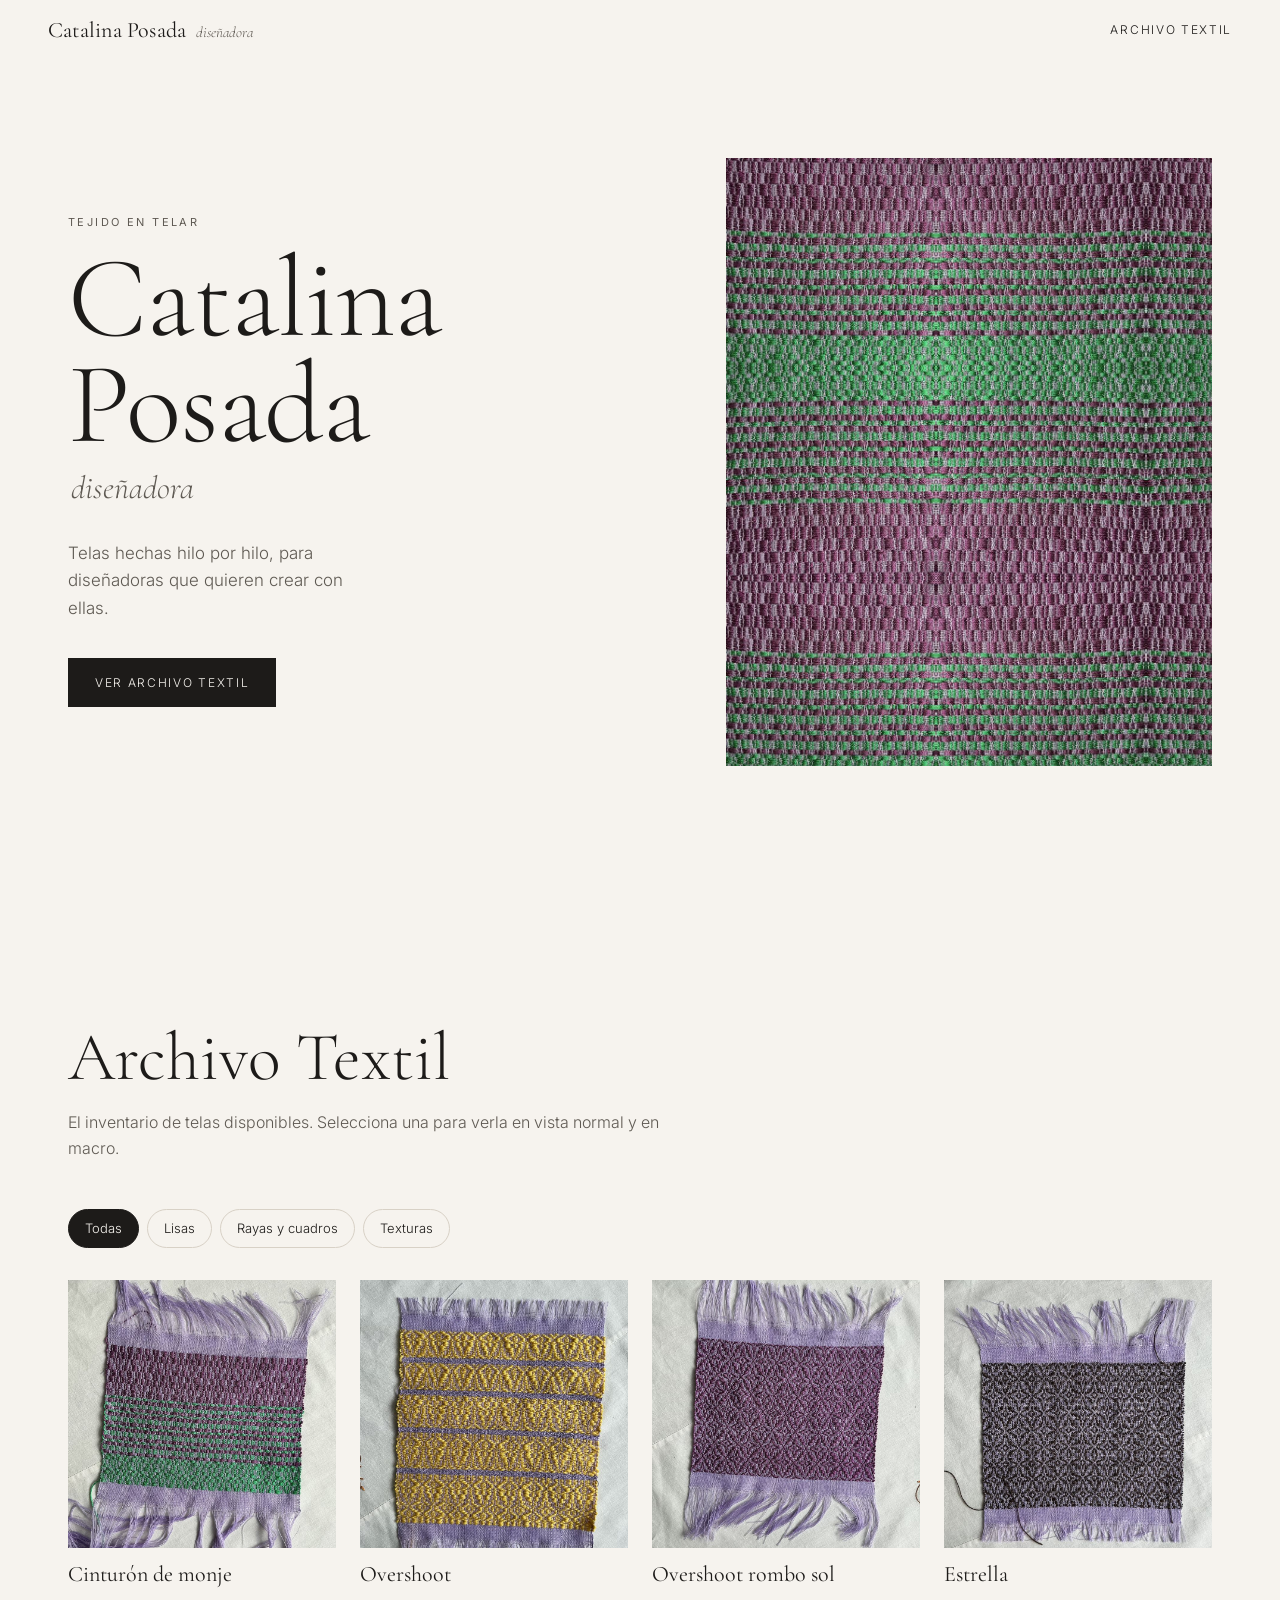
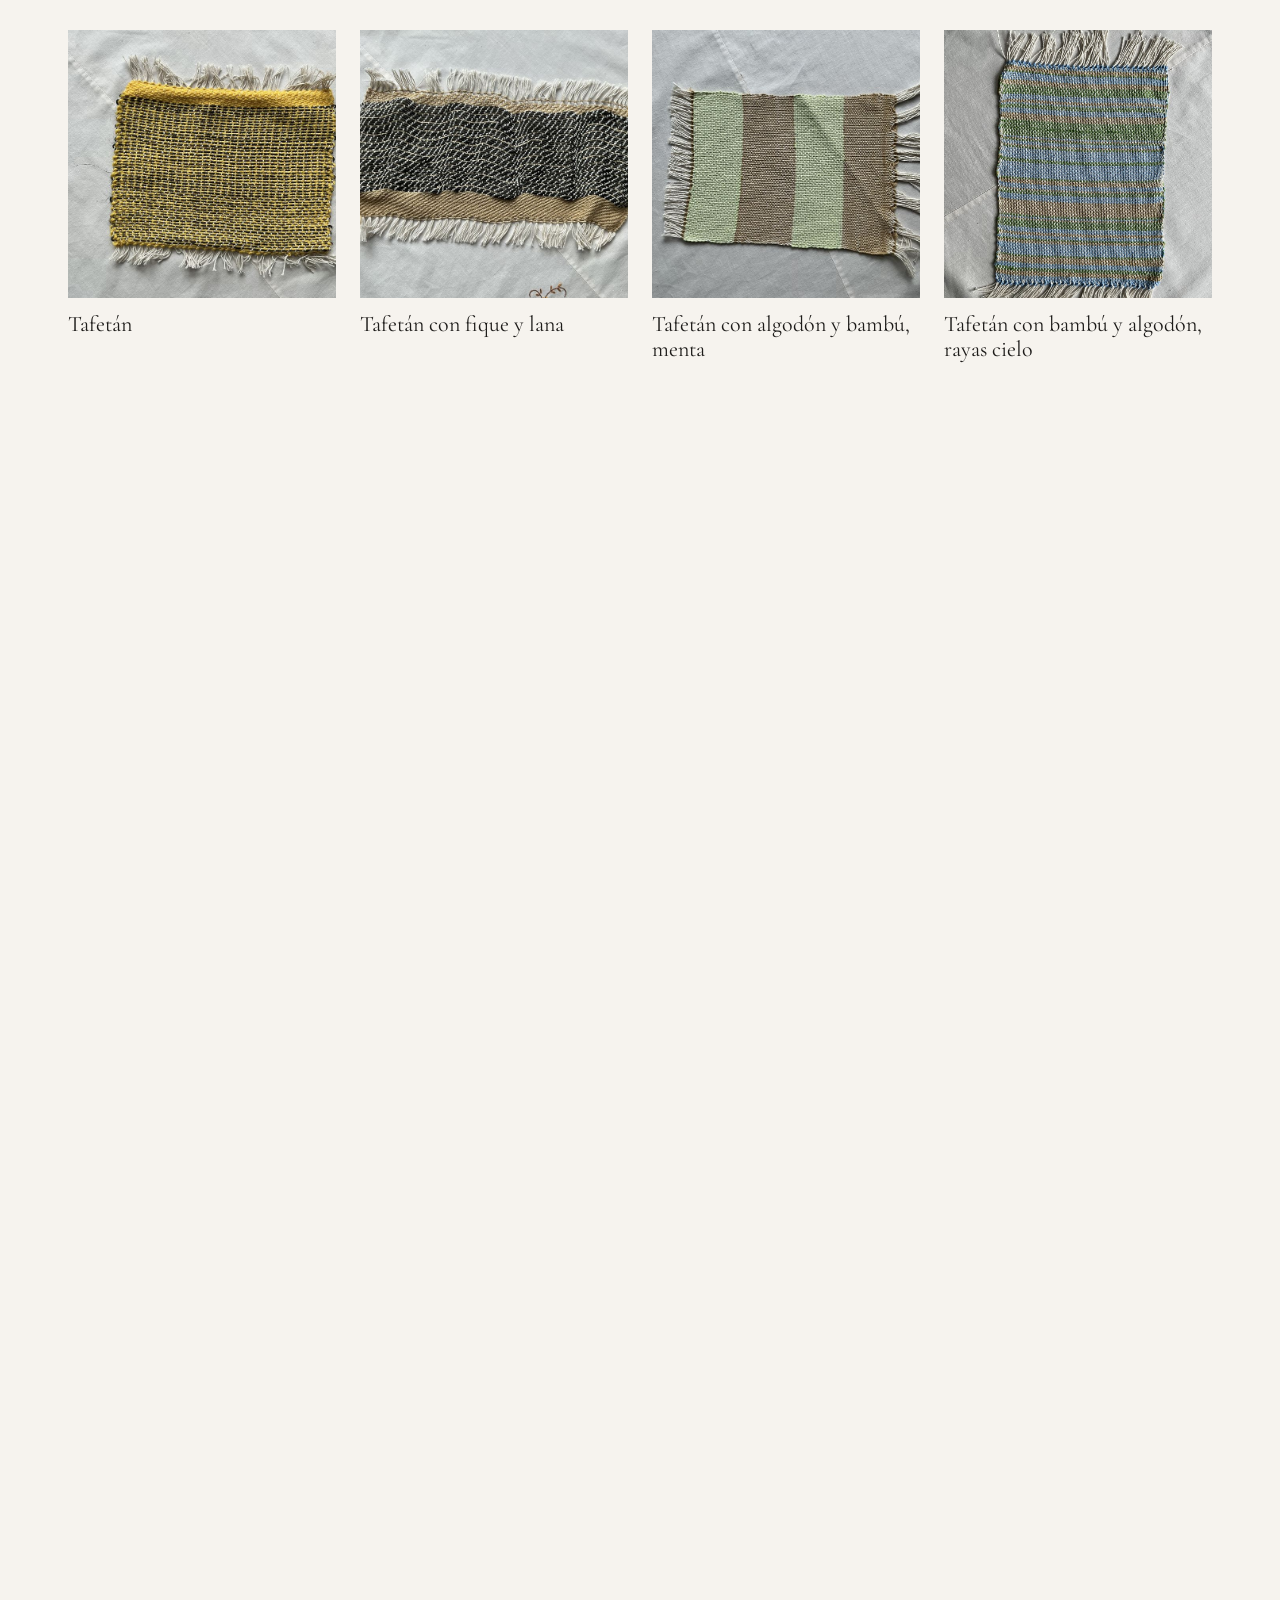
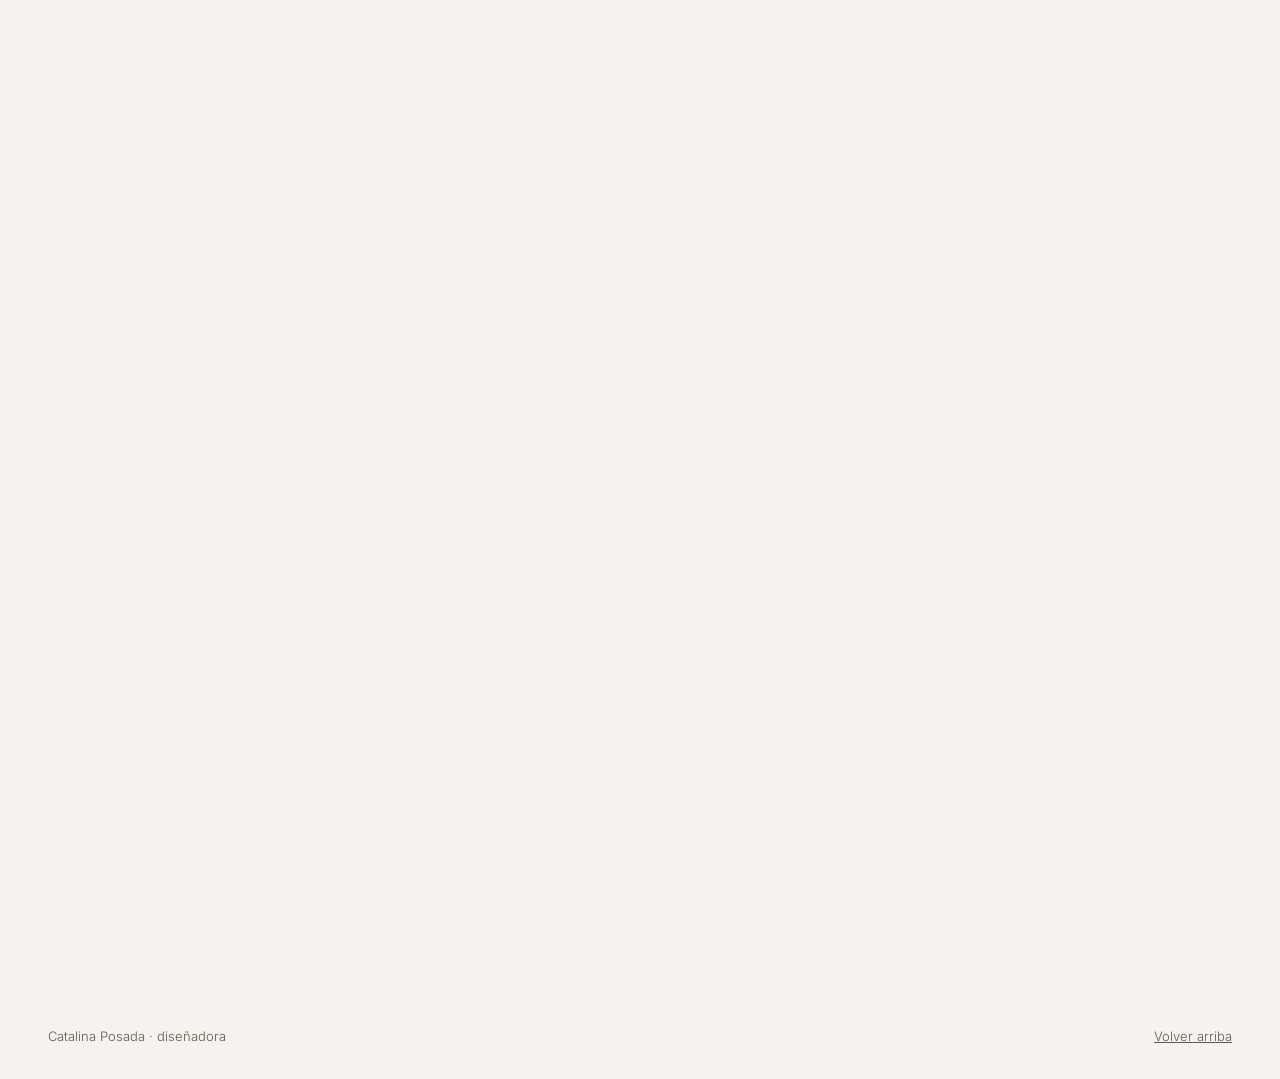
<file: catalina-posada/index.html>
<!doctype html>
<html lang="es">
<head>
  <meta charset="utf-8">
  <meta name="viewport" content="width=device-width, initial-scale=1">
  <title>Catalina Posada · diseñadora</title>
  <meta name="description" content="Catalina Posada, diseñadora. Telas tejidas en telar: archivo textil con cada tela en vista normal y macro.">
  <link rel="preconnect" href="https://fonts.googleapis.com">
  <link rel="preconnect" href="https://fonts.gstatic.com" crossorigin>
  <link href="https://fonts.googleapis.com/css2?family=Cormorant+Garamond:ital,wght@0,300;0,400;0,500;1,300;1,400&family=Inter:wght@300;400;500&display=swap" rel="stylesheet">
  <link rel="icon" href="favicon.svg" type="image/svg+xml">
  <link rel="stylesheet" href="css/styles.css">
</head>
<body>

  <header class="top">
    <a class="marca" href="#inicio" aria-label="Catalina Posada, inicio">
      <span class="marca-nombre">Catalina Posada</span>
      <span class="marca-rol">diseñadora</span>
    </a>
    <nav class="menu" aria-label="Secciones">
      <a href="#archivo">Archivo Textil</a>
    </nav>
  </header>

  <main>
    <section id="inicio" class="hero">
      <div class="hero-texto">
        <p class="eyebrow">Tejido en telar</p>
        <h1>Catalina Posada</h1>
        <p class="hero-rol">diseñadora</p>
        <p class="hero-lead">Telas hechas hilo por hilo, para diseñadoras que quieren crear con ellas.</p>
        <div class="hero-acciones">
          <a class="btn" href="#archivo">Ver Archivo Textil</a>
        </div>
      </div>
      <div class="hero-tela" aria-hidden="true"></div>
    </section>


    <section id="archivo" class="seccion">
      <div class="seccion-cabecera revelar">
        <h2>Archivo Textil</h2>
        <p class="seccion-intro">El inventario de telas disponibles. Selecciona una para verla en vista normal y en macro.</p>
      </div>
      <div class="filtros" role="group" aria-label="Filtrar telas" id="filtros"></div>
      <ul class="grid-telas" id="grid-telas"></ul>
    </section>


  </main>

  <footer class="pie">
    <span>Catalina Posada · diseñadora</span>
    <a href="#inicio">Volver arriba</a>
  </footer>

  <dialog class="ficha" id="ficha" aria-labelledby="ficha-nombre">
    <button class="ficha-cerrar" type="button" aria-label="Cerrar">&times;</button>
    <div class="ficha-visor">
      <div class="ficha-tela" id="ficha-tela"></div>
      <div class="ficha-vistas" id="ficha-vistas" role="group" aria-label="Vista de la tela" hidden></div>
    </div>
    <div class="ficha-datos">
      <p class="eyebrow" id="ficha-ref"></p>
      <h3 id="ficha-nombre"></h3>
      <dl id="ficha-lista"></dl>
    </div>
  </dialog>

  <script src="js/data.js"></script>
  <script src="js/textures.js"></script>
  <script src="js/app.js"></script>
</body>
</html>
</file>
<file: catalina-posada/css/styles.css>
:root {
  --papel: #f6f3ee;
  --papel-2: #ece7df;
  --tinta: #1d1b19;
  --tinta-2: #5f5a53;
  --linea: #d8d1c6;
  --acento: #8a4b2f;
  --noche: #1f1d1b;
  --serif: "Cormorant Garamond", Georgia, serif;
  --sans: "Inter", system-ui, -apple-system, sans-serif;
  --ancho: 1240px;
  --gutter: clamp(16px, 4vw, 48px);
  --ease: cubic-bezier(.2, .7, .2, 1);
}

* { box-sizing: border-box; }
html { scroll-behavior: smooth; scroll-padding-top: 72px; }
body {
  margin: 0;
  background: var(--papel);
  color: var(--tinta);
  font: 300 16px/1.6 var(--sans);
  -webkit-font-smoothing: antialiased;
}
img { max-width: 100%; display: block; }
a { color: inherit; }
button { font: inherit; color: inherit; }

.eyebrow {
  font: 400 11px/1 var(--sans);
  letter-spacing: .22em;
  text-transform: uppercase;
  color: var(--tinta-2);
  margin: 0 0 18px;
}

/* Cabecera */
.top {
  position: sticky; top: 0; z-index: 20;
  display: flex; align-items: center; justify-content: space-between; gap: 24px;
  padding: 16px var(--gutter);
  background: color-mix(in srgb, var(--papel) 88%, transparent);
  backdrop-filter: blur(10px);
  border-bottom: 1px solid transparent;
  transition: border-color .3s;
}
.top.con-borde { border-bottom-color: var(--linea); }
.marca { text-decoration: none; display: flex; align-items: baseline; gap: 10px; }
.marca-nombre { font: 400 22px/1 var(--serif); letter-spacing: .01em; }
.marca-rol { font: italic 300 15px/1 var(--serif); color: var(--tinta-2); }
.menu { display: flex; gap: 28px; }
.menu a {
  text-decoration: none; font-size: 12px; letter-spacing: .14em; text-transform: uppercase;
  position: relative; padding: 4px 0;
}
.menu a::after {
  content: ""; position: absolute; left: 0; right: 100%; bottom: 0; height: 1px;
  background: currentColor; transition: right .35s var(--ease);
}
.menu a:hover::after, .menu a.activo::after { right: 0; }

/* Portada */
.hero {
  max-width: var(--ancho); margin: 0 auto;
  min-height: calc(100vh - 64px);
  display: grid; grid-template-columns: 1.1fr .9fr; gap: clamp(24px, 5vw, 80px);
  align-items: center;
  padding: 48px var(--gutter) 80px;
}
.hero h1 {
  font: 300 clamp(56px, 9vw, 128px)/.92 var(--serif);
  letter-spacing: -.01em;
  margin: 0;
}
.hero-rol {
  font: italic 300 clamp(22px, 2.6vw, 32px)/1 var(--serif);
  color: var(--tinta-2);
  margin: 14px 0 0 .1em;
}
.hero-lead { max-width: 30ch; margin: 36px 0 0; color: var(--tinta-2); font-size: 17px; }
.hero-acciones { display: flex; flex-wrap: wrap; gap: 12px; margin-top: 36px; }
.hero-tela {
  aspect-ratio: 4 / 5; width: 100%;
  background-size: 420px; background-repeat: repeat;
  animation: deslizar 60s linear infinite;
  box-shadow: inset 0 0 120px rgba(0,0,0,.18);
}
@keyframes deslizar { to { background-position: 420px 1680px; } }

.btn {
  display: inline-flex; align-items: center; justify-content: center;
  padding: 14px 26px; border: 1px solid var(--tinta); background: var(--tinta); color: var(--papel);
  font-size: 12px; letter-spacing: .14em; text-transform: uppercase; text-decoration: none;
  cursor: pointer; transition: background .25s, color .25s;
}
.btn:hover { background: transparent; color: var(--tinta); }
.btn-linea { background: transparent; color: var(--tinta); }
.btn-linea:hover { background: var(--tinta); color: var(--papel); }

/* Secciones */
.seccion { max-width: var(--ancho); margin: 0 auto; padding: clamp(72px, 10vw, 128px) var(--gutter); }
.seccion-cabecera { max-width: 620px; margin-bottom: 48px; }
.seccion h2 { font: 300 clamp(40px, 5.5vw, 68px)/1 var(--serif); margin: 0; }
.seccion-intro { color: var(--tinta-2); margin: 18px 0 0; }

/* Archivo textil */
.filtros { display: flex; flex-wrap: wrap; gap: 8px; margin-bottom: 32px; }
.chip {
  border: 1px solid var(--linea); background: transparent; padding: 8px 16px; border-radius: 999px;
  font-size: 13px; cursor: pointer; transition: border-color .2s, background .2s, color .2s;
}
.chip:hover { border-color: var(--tinta); }
.chip[aria-pressed="true"] { background: var(--tinta); border-color: var(--tinta); color: var(--papel); }

.grid-telas {
  list-style: none; margin: 0; padding: 0;
  display: grid; grid-template-columns: repeat(auto-fill, minmax(220px, 1fr)); gap: 40px 24px;
}
.tela-card { cursor: pointer; background: none; border: 0; padding: 0; text-align: left; width: 100%; }
.tela-muestra {
  aspect-ratio: 1; overflow: hidden; position: relative; background: var(--papel-2);
}
.tela-muestra span {
  position: absolute; inset: 0; background-size: 128px; background-repeat: repeat;
  transition: transform .9s var(--ease);
}
.tela-card:hover .tela-muestra span, .tela-card:focus-visible .tela-muestra span { transform: scale(1.12); }
.tela-muestra .tela-pieza { background-size: cover; background-position: center; transition: opacity .6s var(--ease), transform .9s var(--ease); }
.tela-card:hover .tela-pieza, .tela-card:focus-visible .tela-pieza { opacity: 0; }
@media (hover: none) { .tela-card:hover .tela-pieza { opacity: 1; } }
.tela-info { display: flex; justify-content: space-between; align-items: baseline; margin-top: 14px; gap: 8px; }
.tela-nombre { font: 400 22px/1.1 var(--serif); }
.tela-ref { font-size: 11px; letter-spacing: .14em; color: var(--tinta-2); }
.tela-ligamento { font-size: 13px; color: var(--tinta-2); margin-top: 4px; }
.grid-telas li { transition: opacity .35s, transform .35s var(--ease); }
.grid-telas li.oculta { display: none; }

/* Ficha de tela */
.ficha {
  border: 0; padding: 0; max-width: 860px; width: calc(100% - 32px);
  background: var(--papel); color: var(--tinta);
  display: none; grid-template-columns: 1fr 1fr;
}
.ficha[open] { display: grid; animation: aparecer .4s var(--ease); }
.ficha::backdrop { background: rgba(29, 27, 25, .55); backdrop-filter: blur(3px); }
.ficha-visor { position: relative; display: flex; }
.ficha-tela { flex: 1; min-height: 480px; background-size: 160px; }
.ficha-vistas { position: absolute; left: 16px; bottom: 16px; display: flex; gap: 8px; }
.ficha-vistas[hidden] { display: none; }
.ficha-vistas .chip { background: rgba(246, 243, 238, .92); border-color: transparent; }
.ficha-vistas .chip[aria-pressed="true"] { background: var(--tinta); color: var(--papel); }
.ficha-datos { padding: 40px 36px; display: flex; flex-direction: column; }
.ficha h3 { font: 300 44px/1 var(--serif); margin: 0 0 24px; }
.ficha dl { margin: 0 0 32px; display: grid; grid-template-columns: auto 1fr; gap: 10px 20px; font-size: 14px; }
.ficha dt { color: var(--tinta-2); }
.ficha dd { margin: 0; }
.ficha .btn { margin-top: auto; }
.paleta { display: flex; gap: 6px; }
.paleta i { width: 18px; height: 18px; border-radius: 50%; display: block; box-shadow: inset 0 0 0 1px rgba(0,0,0,.08); }
.ficha-cerrar {
  position: absolute; top: 10px; right: 14px; border: 0; background: none; font-size: 28px; line-height: 1;
  cursor: pointer; color: var(--tinta);
}
@keyframes aparecer { from { opacity: 0; transform: translateY(12px); } }

/* Pie */
.pie {
  display: flex; justify-content: space-between; gap: 16px; flex-wrap: wrap;
  padding: 32px var(--gutter); font-size: 13px; color: var(--tinta-2);
}

/* Entrada al hacer scroll */
.revelar { opacity: 0; transform: translateY(24px); transition: opacity .9s var(--ease), transform .9s var(--ease); }
.revelar.visible { opacity: 1; transform: none; }

@media (max-width: 760px) {
  .top { flex-wrap: wrap; gap: 10px; padding-top: 12px; padding-bottom: 12px; }
  .menu { width: 100%; gap: 18px; overflow-x: auto; }
  .menu a { font-size: 11px; white-space: nowrap; }
  .hero { grid-template-columns: 1fr; min-height: auto; padding-top: 32px; }
  .hero-tela { aspect-ratio: 16 / 10; order: -1; }
  .ficha { grid-template-columns: 1fr; }
  .ficha-tela { min-height: 320px; }
  .ficha-datos { padding: 28px 24px; }
  .grid-telas { grid-template-columns: repeat(2, 1fr); gap: 28px 14px; }
  .tela-nombre { font-size: 19px; }
  .tela-info { flex-direction: column; gap: 2px; }
}
@media (prefers-reduced-motion: reduce) {
  html { scroll-behavior: auto; }
  *, *::before, *::after { animation: none !important; transition: none !important; }
  .revelar { opacity: 1; transform: none; }
}
</file>
